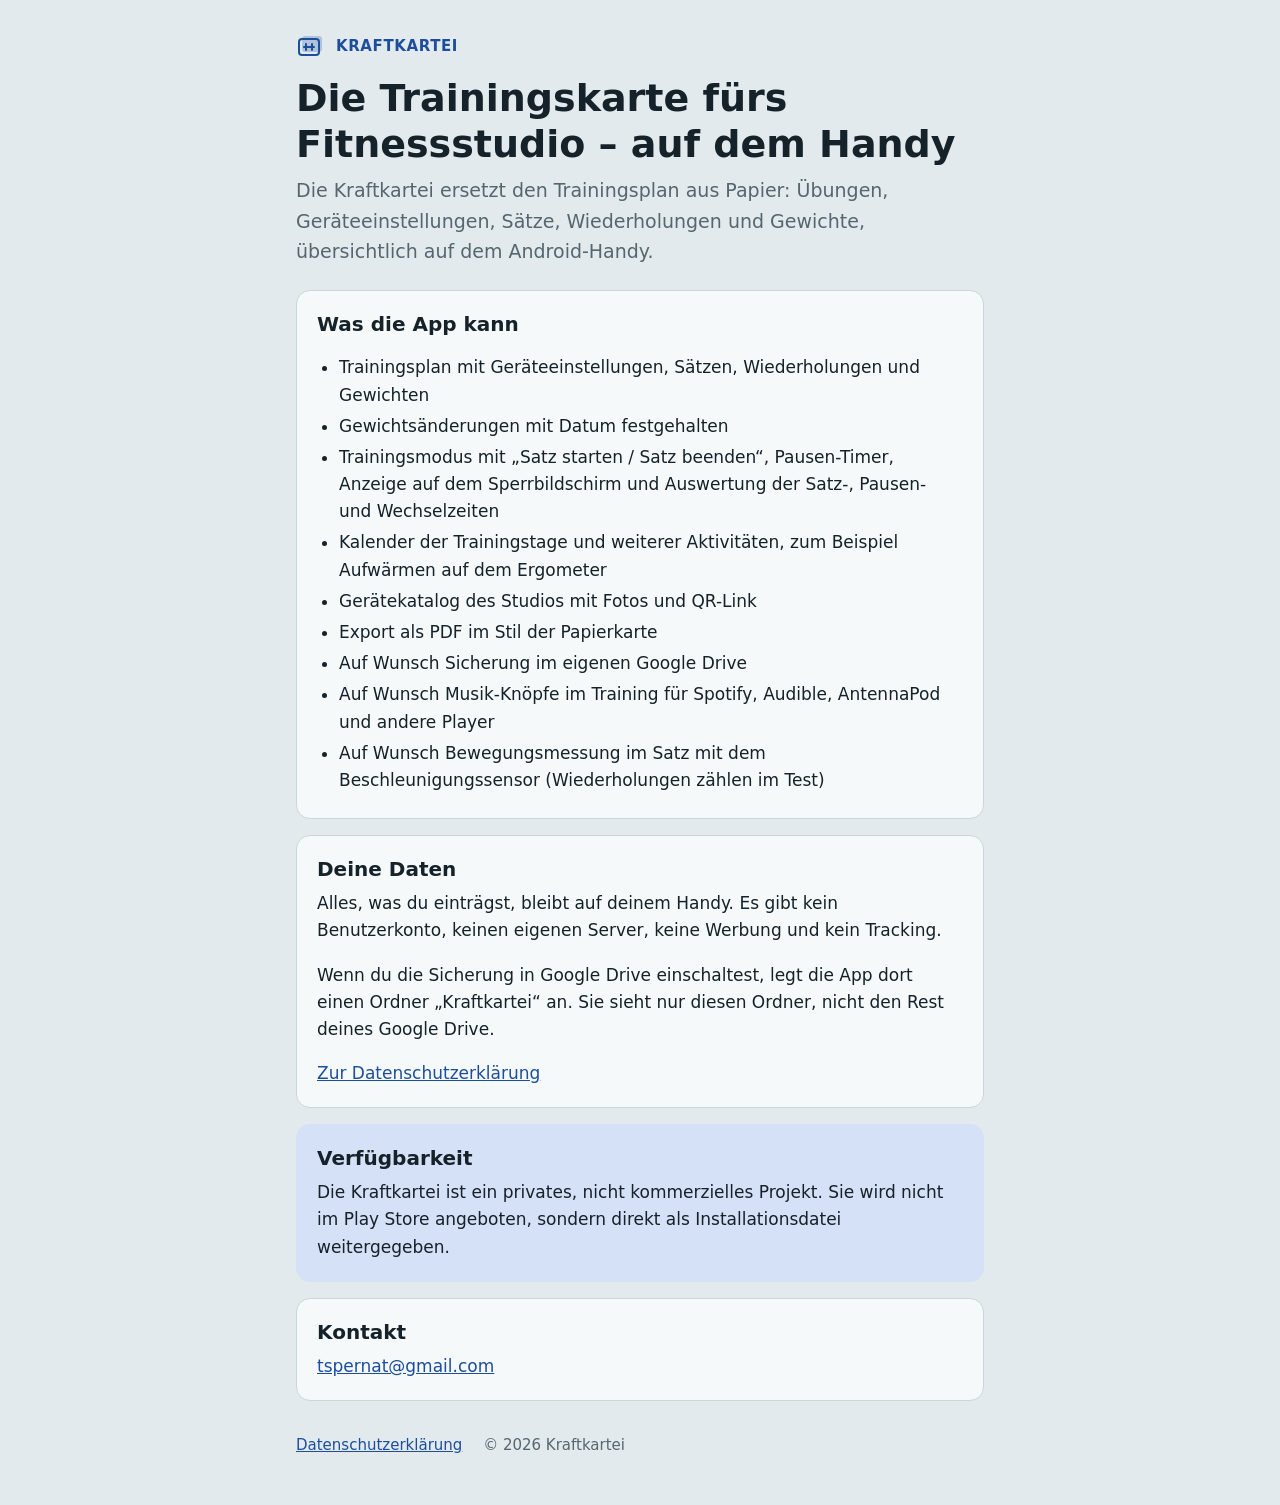
<file: index.html>
<!doctype html>
<html lang="de">
<head>
  <meta charset="utf-8">
  <meta name="viewport" content="width=device-width, initial-scale=1">
  <title>Kraftkartei – Trainingskarte fürs Fitnessstudio</title>
  <meta name="description" content="Die Kraftkartei ersetzt die Trainingskarte aus Papier im Fitnessstudio – als Android-App.">
  <link rel="stylesheet" href="style.css">
</head>
<body>
<main>
  <header>
    <a class="brand" href="./">
      <svg width="28" height="28" viewBox="0 0 28 28" aria-hidden="true">
        <rect x="3" y="7" width="20" height="16" rx="3" fill="none" stroke="currentColor" stroke-width="2"/>
        <rect x="6" y="4" width="20" height="16" rx="3" fill="currentColor" opacity=".25"/>
        <path d="M8 15h10M10 12v6M16 12v6" stroke="currentColor" stroke-width="2" stroke-linecap="round"/>
      </svg>
      Kraftkartei
    </a>
    <h1>Die Trainingskarte fürs Fitnessstudio – auf dem Handy</h1>
    <p class="lead">Die Kraftkartei ersetzt den Trainingsplan aus Papier: Übungen, Geräteeinstellungen,
      Sätze, Wiederholungen und Gewichte, übersichtlich auf dem Android-Handy.</p>
  </header>

  <section>
    <h2>Was die App kann</h2>
    <ul>
      <li>Trainingsplan mit Geräteeinstellungen, Sätzen, Wiederholungen und Gewichten</li>
      <li>Gewichtsänderungen mit Datum festgehalten</li>
      <li>Trainingsmodus mit „Satz starten / Satz beenden“, Pausen-Timer, Anzeige auf dem Sperrbildschirm und Auswertung der Satz-, Pausen- und Wechselzeiten</li>
      <li>Kalender der Trainingstage und weiterer Aktivitäten, zum Beispiel Aufwärmen auf dem Ergometer</li>
      <li>Gerätekatalog des Studios mit Fotos und QR-Link</li>
      <li>Export als PDF im Stil der Papierkarte</li>
      <li>Auf Wunsch Sicherung im eigenen Google Drive</li>
      <li>Auf Wunsch Musik-Knöpfe im Training für Spotify, Audible, AntennaPod und andere Player</li>
      <li>Auf Wunsch Bewegungsmessung im Satz mit dem Beschleunigungssensor (Wiederholungen zählen im Test)</li>
    </ul>
  </section>

  <section>
    <h2>Deine Daten</h2>
    <p>Alles, was du einträgst, bleibt auf deinem Handy. Es gibt kein Benutzerkonto, keinen eigenen Server,
      keine Werbung und kein Tracking.</p>
    <p>Wenn du die Sicherung in Google Drive einschaltest, legt die App dort einen Ordner „Kraftkartei“ an.
      Sie sieht nur diesen Ordner, nicht den Rest deines Google Drive.</p>
    <p><a href="datenschutz.html">Zur Datenschutzerklärung</a></p>
  </section>

  <section class="note">
    <h2>Verfügbarkeit</h2>
    <p>Die Kraftkartei ist ein privates, nicht kommerzielles Projekt. Sie wird nicht im Play Store angeboten,
      sondern direkt als Installationsdatei weitergegeben.</p>
  </section>

  <section>
    <h2>Kontakt</h2>
    <p><a href="mailto:tspernat@gmail.com">tspernat@gmail.com</a></p>
  </section>

  <footer>
    <a href="datenschutz.html">Datenschutzerklärung</a>
    <span>© 2026 Kraftkartei</span>
  </footer>
</main>
</body>
</html>
</file>
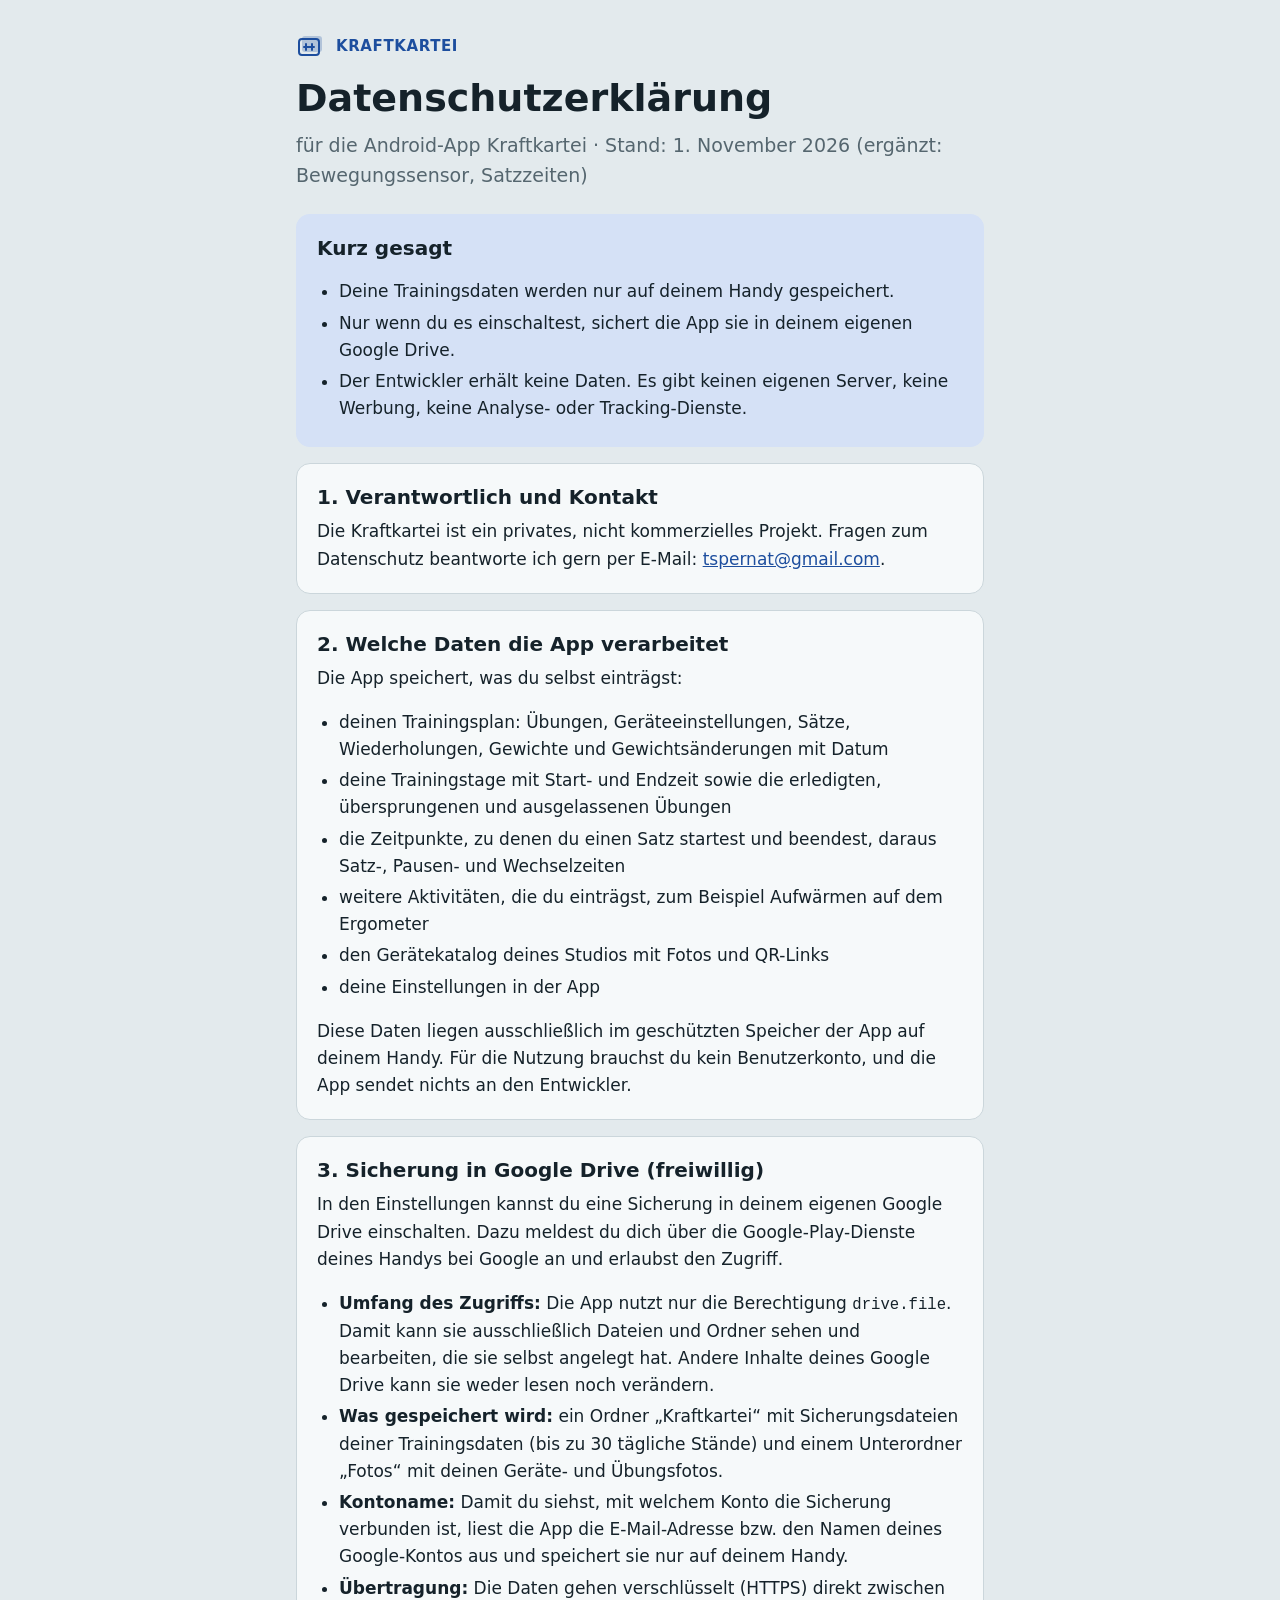
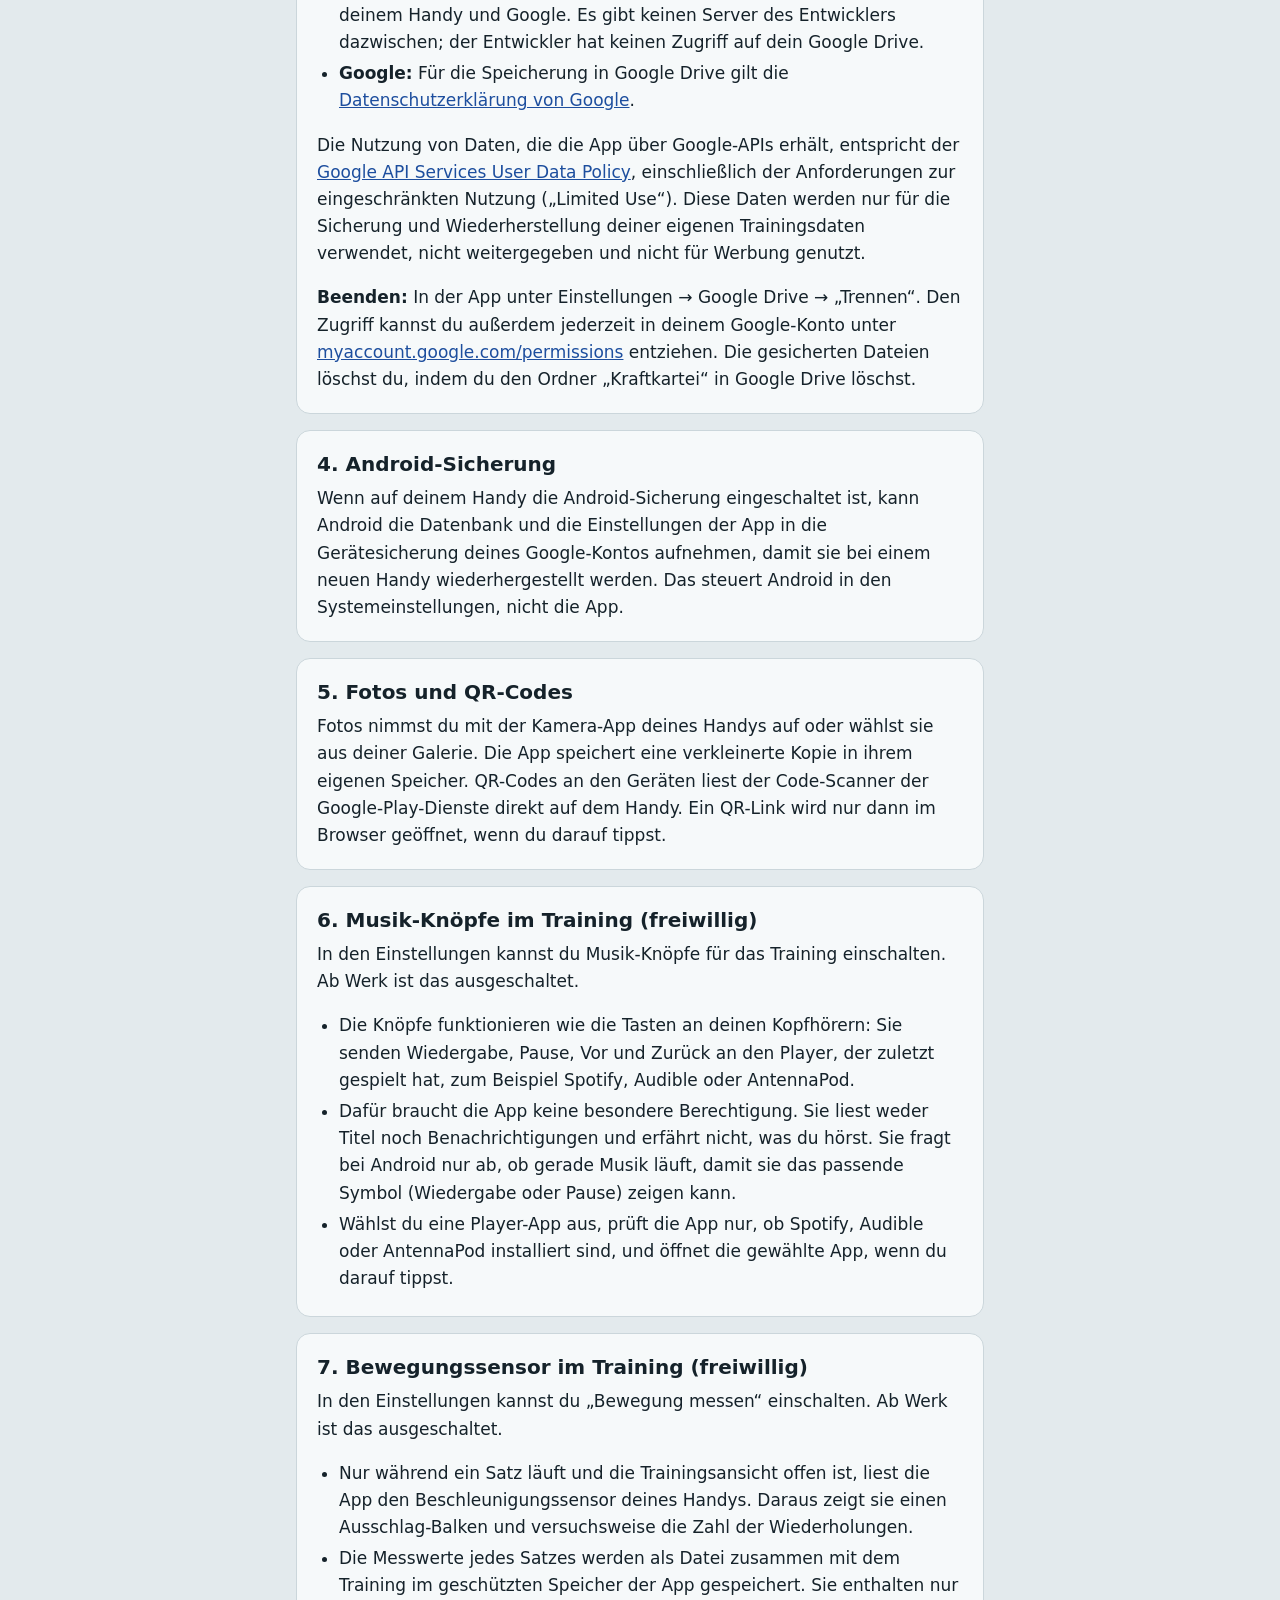
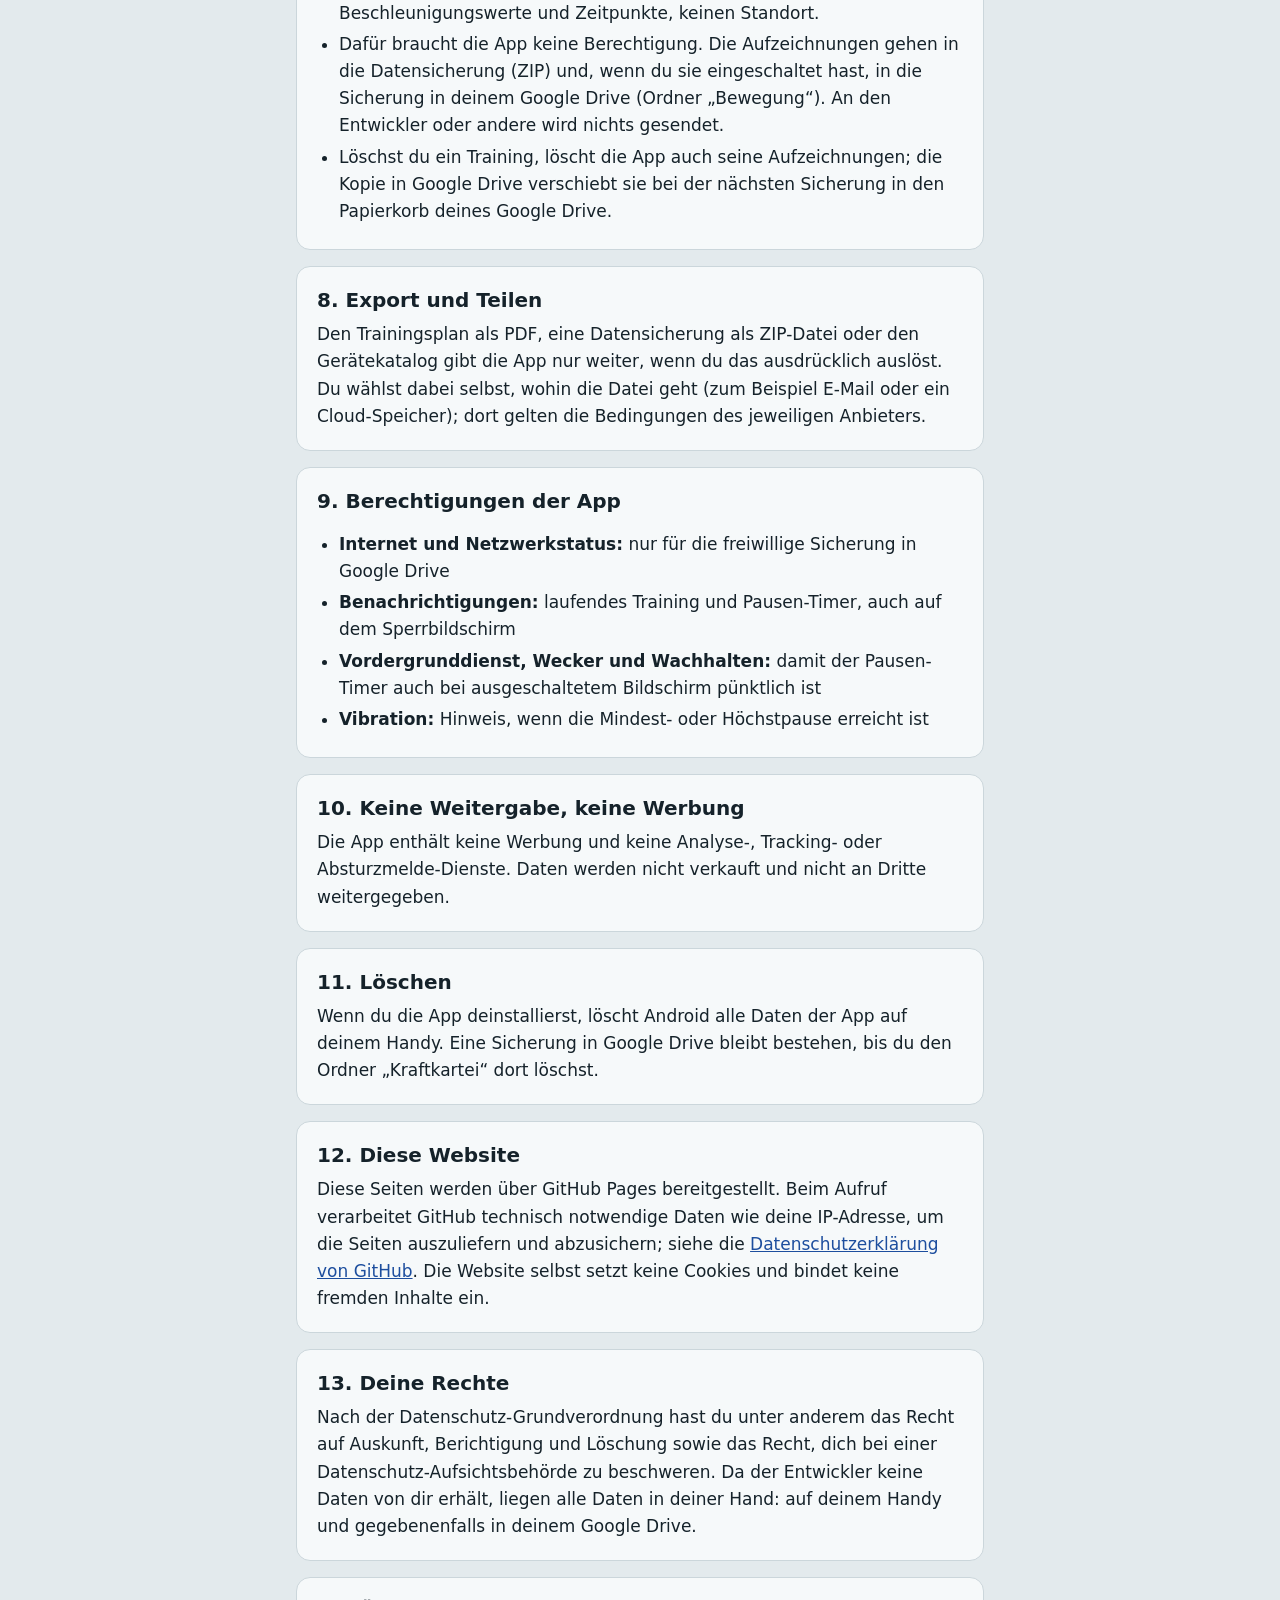
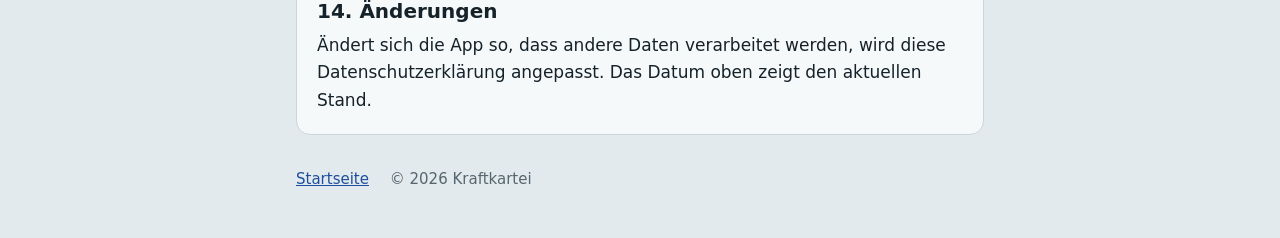
<file: datenschutz.html>
<!doctype html>
<html lang="de">
<head>
  <meta charset="utf-8">
  <meta name="viewport" content="width=device-width, initial-scale=1">
  <title>Datenschutzerklärung – Kraftkartei</title>
  <meta name="description" content="Datenschutzerklärung der Android-App Kraftkartei.">
  <link rel="stylesheet" href="style.css">
</head>
<body>
<main>
  <header>
    <a class="brand" href="./">
      <svg width="28" height="28" viewBox="0 0 28 28" aria-hidden="true">
        <rect x="3" y="7" width="20" height="16" rx="3" fill="none" stroke="currentColor" stroke-width="2"/>
        <rect x="6" y="4" width="20" height="16" rx="3" fill="currentColor" opacity=".25"/>
        <path d="M8 15h10M10 12v6M16 12v6" stroke="currentColor" stroke-width="2" stroke-linecap="round"/>
      </svg>
      Kraftkartei
    </a>
    <h1>Datenschutzerklärung</h1>
    <p class="lead">für die Android-App Kraftkartei · Stand: 1. November 2026 (ergänzt: Bewegungssensor, Satzzeiten)</p>
  </header>

  <section class="note">
    <h2>Kurz gesagt</h2>
    <ul>
      <li>Deine Trainingsdaten werden nur auf deinem Handy gespeichert.</li>
      <li>Nur wenn du es einschaltest, sichert die App sie in deinem eigenen Google Drive.</li>
      <li>Der Entwickler erhält keine Daten. Es gibt keinen eigenen Server, keine Werbung, keine Analyse- oder Tracking-Dienste.</li>
    </ul>
  </section>

  <section>
    <h2>1. Verantwortlich und Kontakt</h2>
    <p>Die Kraftkartei ist ein privates, nicht kommerzielles Projekt. Fragen zum Datenschutz beantworte ich gern
      per E-Mail: <a href="mailto:tspernat@gmail.com">tspernat@gmail.com</a>.</p>
  </section>

  <section>
    <h2>2. Welche Daten die App verarbeitet</h2>
    <p>Die App speichert, was du selbst einträgst:</p>
    <ul>
      <li>deinen Trainingsplan: Übungen, Geräteeinstellungen, Sätze, Wiederholungen, Gewichte und Gewichtsänderungen mit Datum</li>
      <li>deine Trainingstage mit Start- und Endzeit sowie die erledigten, übersprungenen und ausgelassenen Übungen</li>
      <li>die Zeitpunkte, zu denen du einen Satz startest und beendest, daraus Satz-, Pausen- und Wechselzeiten</li>
      <li>weitere Aktivitäten, die du einträgst, zum Beispiel Aufwärmen auf dem Ergometer</li>
      <li>den Gerätekatalog deines Studios mit Fotos und QR-Links</li>
      <li>deine Einstellungen in der App</li>
    </ul>
    <p>Diese Daten liegen ausschließlich im geschützten Speicher der App auf deinem Handy. Für die Nutzung brauchst
      du kein Benutzerkonto, und die App sendet nichts an den Entwickler.</p>
  </section>

  <section>
    <h2>3. Sicherung in Google Drive (freiwillig)</h2>
    <p>In den Einstellungen kannst du eine Sicherung in deinem eigenen Google Drive einschalten. Dazu meldest du
      dich über die Google-Play-Dienste deines Handys bei Google an und erlaubst den Zugriff.</p>
    <ul>
      <li><strong>Umfang des Zugriffs:</strong> Die App nutzt nur die Berechtigung <code>drive.file</code>.
        Damit kann sie ausschließlich Dateien und Ordner sehen und bearbeiten, die sie selbst angelegt hat.
        Andere Inhalte deines Google Drive kann sie weder lesen noch verändern.</li>
      <li><strong>Was gespeichert wird:</strong> ein Ordner „Kraftkartei“ mit Sicherungsdateien deiner
        Trainingsdaten (bis zu 30 tägliche Stände) und einem Unterordner „Fotos“ mit deinen Geräte- und Übungsfotos.</li>
      <li><strong>Kontoname:</strong> Damit du siehst, mit welchem Konto die Sicherung verbunden ist, liest die App
        die E-Mail-Adresse bzw. den Namen deines Google-Kontos aus und speichert sie nur auf deinem Handy.</li>
      <li><strong>Übertragung:</strong> Die Daten gehen verschlüsselt (HTTPS) direkt zwischen deinem Handy und
        Google. Es gibt keinen Server des Entwicklers dazwischen; der Entwickler hat keinen Zugriff auf dein Google Drive.</li>
      <li><strong>Google:</strong> Für die Speicherung in Google Drive gilt die
        <a href="https://policies.google.com/privacy">Datenschutzerklärung von Google</a>.</li>
    </ul>
    <p>Die Nutzung von Daten, die die App über Google-APIs erhält, entspricht der
      <a href="https://developers.google.com/terms/api-services-user-data-policy">Google API Services User Data Policy</a>,
      einschließlich der Anforderungen zur eingeschränkten Nutzung („Limited Use“). Diese Daten werden nur für die
      Sicherung und Wiederherstellung deiner eigenen Trainingsdaten verwendet, nicht weitergegeben und nicht für
      Werbung genutzt.</p>
    <p><strong>Beenden:</strong> In der App unter Einstellungen → Google Drive → „Trennen“. Den Zugriff kannst du
      außerdem jederzeit in deinem Google-Konto unter
      <a href="https://myaccount.google.com/permissions">myaccount.google.com/permissions</a> entziehen.
      Die gesicherten Dateien löschst du, indem du den Ordner „Kraftkartei“ in Google Drive löschst.</p>
  </section>

  <section>
    <h2>4. Android-Sicherung</h2>
    <p>Wenn auf deinem Handy die Android-Sicherung eingeschaltet ist, kann Android die Datenbank und die Einstellungen
      der App in die Gerätesicherung deines Google-Kontos aufnehmen, damit sie bei einem neuen Handy wiederhergestellt
      werden. Das steuert Android in den Systemeinstellungen, nicht die App.</p>
  </section>

  <section>
    <h2>5. Fotos und QR-Codes</h2>
    <p>Fotos nimmst du mit der Kamera-App deines Handys auf oder wählst sie aus deiner Galerie. Die App speichert eine
      verkleinerte Kopie in ihrem eigenen Speicher. QR-Codes an den Geräten liest der Code-Scanner der
      Google-Play-Dienste direkt auf dem Handy. Ein QR-Link wird nur dann im Browser geöffnet, wenn du darauf tippst.</p>
  </section>

  <section>
    <h2>6. Musik-Knöpfe im Training (freiwillig)</h2>
    <p>In den Einstellungen kannst du Musik-Knöpfe für das Training einschalten. Ab Werk ist das ausgeschaltet.</p>
    <ul>
      <li>Die Knöpfe funktionieren wie die Tasten an deinen Kopfhörern: Sie senden Wiedergabe, Pause, Vor und Zurück
        an den Player, der zuletzt gespielt hat, zum Beispiel Spotify, Audible oder AntennaPod.</li>
      <li>Dafür braucht die App keine besondere Berechtigung. Sie liest weder Titel noch Benachrichtigungen und
        erfährt nicht, was du hörst. Sie fragt bei Android nur ab, ob gerade Musik läuft, damit sie das passende
        Symbol (Wiedergabe oder Pause) zeigen kann.</li>
      <li>Wählst du eine Player-App aus, prüft die App nur, ob Spotify, Audible oder AntennaPod installiert sind, und
        öffnet die gewählte App, wenn du darauf tippst.</li>
    </ul>
  </section>

  <section>
    <h2>7. Bewegungssensor im Training (freiwillig)</h2>
    <p>In den Einstellungen kannst du „Bewegung messen“ einschalten. Ab Werk ist das ausgeschaltet.</p>
    <ul>
      <li>Nur während ein Satz läuft und die Trainingsansicht offen ist, liest die App den Beschleunigungssensor
        deines Handys. Daraus zeigt sie einen Ausschlag-Balken und versuchsweise die Zahl der Wiederholungen.</li>
      <li>Die Messwerte jedes Satzes werden als Datei zusammen mit dem Training im geschützten Speicher der App
        gespeichert. Sie enthalten nur Beschleunigungswerte und Zeitpunkte, keinen Standort.</li>
      <li>Dafür braucht die App keine Berechtigung. Die Aufzeichnungen gehen in die Datensicherung (ZIP) und, wenn du
        sie eingeschaltet hast, in die Sicherung in deinem Google Drive (Ordner „Bewegung“). An den Entwickler oder
        andere wird nichts gesendet.</li>
      <li>Löschst du ein Training, löscht die App auch seine Aufzeichnungen; die Kopie in Google Drive verschiebt sie
        bei der nächsten Sicherung in den Papierkorb deines Google Drive.</li>
    </ul>
  </section>

  <section>
    <h2>8. Export und Teilen</h2>
    <p>Den Trainingsplan als PDF, eine Datensicherung als ZIP-Datei oder den Gerätekatalog gibt die App nur weiter,
      wenn du das ausdrücklich auslöst. Du wählst dabei selbst, wohin die Datei geht (zum Beispiel E-Mail oder ein
      Cloud-Speicher); dort gelten die Bedingungen des jeweiligen Anbieters.</p>
  </section>

  <section>
    <h2>9. Berechtigungen der App</h2>
    <ul>
      <li><strong>Internet und Netzwerkstatus:</strong> nur für die freiwillige Sicherung in Google Drive</li>
      <li><strong>Benachrichtigungen:</strong> laufendes Training und Pausen-Timer, auch auf dem Sperrbildschirm</li>
      <li><strong>Vordergrunddienst, Wecker und Wachhalten:</strong> damit der Pausen-Timer auch bei ausgeschaltetem
        Bildschirm pünktlich ist</li>
      <li><strong>Vibration:</strong> Hinweis, wenn die Mindest- oder Höchstpause erreicht ist</li>
    </ul>
  </section>

  <section>
    <h2>10. Keine Weitergabe, keine Werbung</h2>
    <p>Die App enthält keine Werbung und keine Analyse-, Tracking- oder Absturzmelde-Dienste. Daten werden nicht
      verkauft und nicht an Dritte weitergegeben.</p>
  </section>

  <section>
    <h2>11. Löschen</h2>
    <p>Wenn du die App deinstallierst, löscht Android alle Daten der App auf deinem Handy. Eine Sicherung in Google
      Drive bleibt bestehen, bis du den Ordner „Kraftkartei“ dort löschst.</p>
  </section>

  <section>
    <h2>12. Diese Website</h2>
    <p>Diese Seiten werden über GitHub Pages bereitgestellt. Beim Aufruf verarbeitet GitHub technisch notwendige Daten
      wie deine IP-Adresse, um die Seiten auszuliefern und abzusichern; siehe die
      <a href="https://docs.github.com/de/site-policy/privacy-policies/github-general-privacy-statement">Datenschutzerklärung von GitHub</a>.
      Die Website selbst setzt keine Cookies und bindet keine fremden Inhalte ein.</p>
  </section>

  <section>
    <h2>13. Deine Rechte</h2>
    <p>Nach der Datenschutz-Grundverordnung hast du unter anderem das Recht auf Auskunft, Berichtigung und Löschung
      sowie das Recht, dich bei einer Datenschutz-Aufsichtsbehörde zu beschweren. Da der Entwickler keine Daten von
      dir erhält, liegen alle Daten in deiner Hand: auf deinem Handy und gegebenenfalls in deinem Google Drive.</p>
  </section>

  <section>
    <h2>14. Änderungen</h2>
    <p>Ändert sich die App so, dass andere Daten verarbeitet werden, wird diese Datenschutzerklärung angepasst.
      Das Datum oben zeigt den aktuellen Stand.</p>
  </section>

  <footer>
    <a href="./">Startseite</a>
    <span>© 2026 Kraftkartei</span>
  </footer>
</main>
</body>
</html>
</file>
<file: style.css>
:root {
  --bg: #e3eaed;
  --surface: #f6f9fa;
  --ink: #15222a;
  --muted: #55666f;
  --primary: #1d4e9e;
  --primary-soft: #d5e1f6;
  --line: #cbd6db;
}

@media (prefers-color-scheme: dark) {
  :root {
    --bg: #0d1418;
    --surface: #16212a;
    --ink: #e3eaed;
    --muted: #a3b3bb;
    --primary: #8fb2ff;
    --primary-soft: #223d6e;
    --line: #2c3a43;
  }
}

* { box-sizing: border-box; }

body {
  margin: 0;
  background: var(--bg);
  color: var(--ink);
  font: 17px/1.6 system-ui, -apple-system, "Segoe UI", Roboto, sans-serif;
  -webkit-text-size-adjust: 100%;
}

main {
  max-width: 720px;
  margin: 0 auto;
  padding: 32px 16px 48px;
}

header { margin-bottom: 24px; }

.brand {
  display: flex;
  align-items: center;
  gap: 12px;
  color: var(--primary);
  font-weight: 700;
  font-size: 15px;
  letter-spacing: .04em;
  text-transform: uppercase;
  text-decoration: none;
}

.brand svg { flex: none; }

h1 {
  margin: 16px 0 8px;
  font-size: clamp(28px, 6vw, 38px);
  line-height: 1.2;
}

h2 {
  margin: 0 0 8px;
  font-size: 20px;
  line-height: 1.3;
}

.lead {
  margin: 0;
  color: var(--muted);
  font-size: 19px;
}

section {
  background: var(--surface);
  border: 1px solid var(--line);
  border-radius: 14px;
  padding: 20px;
  margin: 16px 0;
}

section p:first-of-type { margin-top: 0; }
section p:last-child, section ul:last-child { margin-bottom: 0; }

ul { padding-left: 22px; }
li { margin: 4px 0; }

a { color: var(--primary); }

.note {
  background: var(--primary-soft);
  border-color: transparent;
}

footer {
  margin-top: 32px;
  color: var(--muted);
  font-size: 15px;
}

footer a { margin-right: 16px; }

code {
  font-family: ui-monospace, Consolas, monospace;
  font-size: .92em;
  overflow-wrap: anywhere;
}
</file>
